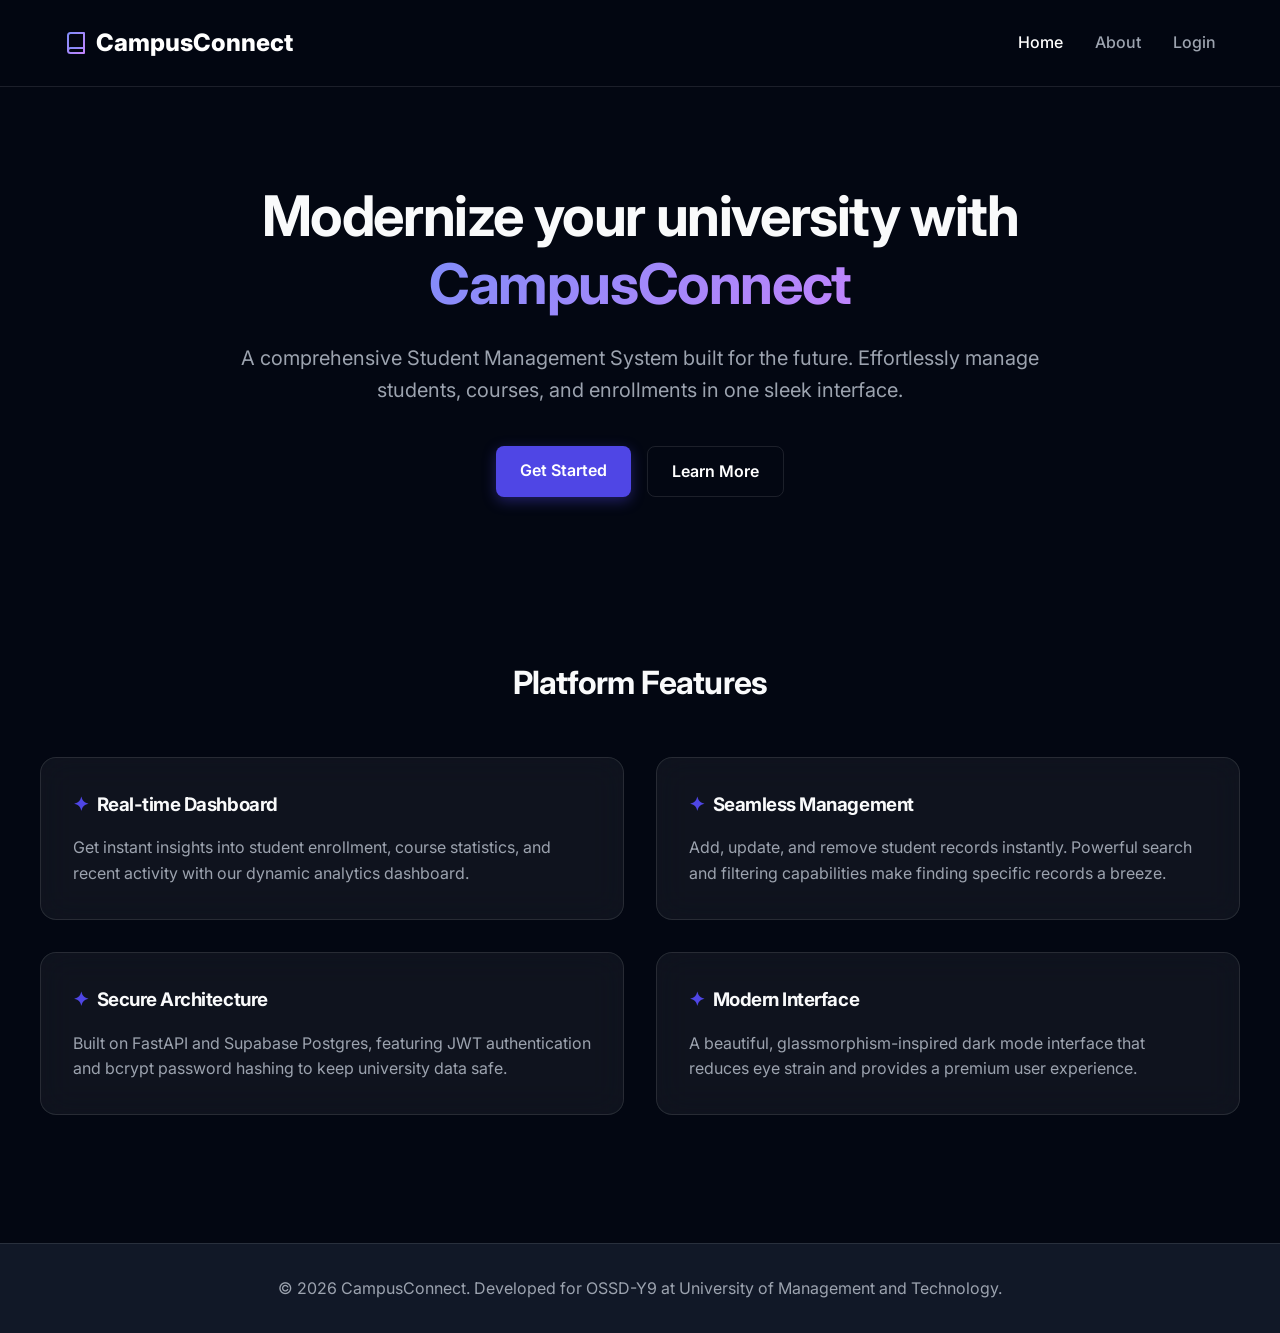
<file: frontend/index.html>
<!DOCTYPE html>
<html lang="en">
<head>
    <meta charset="UTF-8">
    <meta name="viewport" content="width=device-width, initial-scale=1.0">
    <title>CampusConnect - Student Management System</title>
    <meta name="description" content="CampusConnect is a modern Student Management System for University of Management and Technology.">
    <link rel="stylesheet" href="style.css">
    <link href="https://fonts.googleapis.com/css2?family=Inter:wght@300;400;500;600;700;800&display=swap" rel="stylesheet">
</head>
<body>
    <nav>
        <a href="index.html" class="logo">
            <svg width="24" height="24" viewBox="0 0 24 24" fill="none" stroke="url(#gradient)" stroke-width="2" stroke-linecap="round" stroke-linejoin="round">
                <defs>
                    <linearGradient id="gradient" x1="0%" y1="0%" x2="100%" y2="100%">
                        <stop offset="0%" stop-color="#818CF8" />
                        <stop offset="100%" stop-color="#C084FC" />
                    </linearGradient>
                </defs>
                <path d="M4 19.5A2.5 2.5 0 0 1 6.5 17H20"></path>
                <path d="M6.5 2H20v20H6.5A2.5 2.5 0 0 1 4 19.5v-15A2.5 2.5 0 0 1 6.5 2z"></path>
            </svg>
            CampusConnect
        </a>
        <div class="nav-links">
            <a href="index.html" class="active">Home</a>
            <a href="about.html">About</a>
            <a href="login.html" id="nav-login-btn">Login</a>
            <a href="dashboard.html" id="nav-dashboard-btn" style="display: none;">Dashboard</a>
        </div>
    </nav>

    <main>
        <section style="padding: 6rem 5%; text-align: center; display: flex; flex-direction: column; align-items: center;">
            <div style="max-width: 800px;">
                <h1 style="font-size: 3.5rem; margin-bottom: 1.5rem; line-height: 1.2;">
                    Modernize your university with <br>
                    <span class="text-gradient">CampusConnect</span>
                </h1>
                <p style="font-size: 1.25rem; color: var(--gray); margin-bottom: 2.5rem;">
                    A comprehensive Student Management System built for the future. Effortlessly manage students, courses, and enrollments in one sleek interface.
                </p>
                <div style="display: flex; gap: 1rem; justify-content: center;">
                    <a href="login.html" class="btn btn-primary">Get Started</a>
                    <a href="about.html" class="btn btn-secondary">Learn More</a>
                </div>
            </div>
        </section>

        <section class="container" style="padding: 4rem 0;">
            <h2 style="text-align: center; margin-bottom: 3rem; font-size: 2rem;">Platform Features</h2>
            <div class="grid grid-cols-2">
                <div class="card">
                    <h3 style="margin-bottom: 1rem; display: flex; align-items: center; gap: 0.5rem;">
                        <span style="color: var(--primary);">✦</span> Real-time Dashboard
                    </h3>
                    <p style="color: var(--gray);">Get instant insights into student enrollment, course statistics, and recent activity with our dynamic analytics dashboard.</p>
                </div>
                <div class="card">
                    <h3 style="margin-bottom: 1rem; display: flex; align-items: center; gap: 0.5rem;">
                        <span style="color: var(--primary);">✦</span> Seamless Management
                    </h3>
                    <p style="color: var(--gray);">Add, update, and remove student records instantly. Powerful search and filtering capabilities make finding specific records a breeze.</p>
                </div>
                <div class="card">
                    <h3 style="margin-bottom: 1rem; display: flex; align-items: center; gap: 0.5rem;">
                        <span style="color: var(--primary);">✦</span> Secure Architecture
                    </h3>
                    <p style="color: var(--gray);">Built on FastAPI and Supabase Postgres, featuring JWT authentication and bcrypt password hashing to keep university data safe.</p>
                </div>
                <div class="card">
                    <h3 style="margin-bottom: 1rem; display: flex; align-items: center; gap: 0.5rem;">
                        <span style="color: var(--primary);">✦</span> Modern Interface
                    </h3>
                    <p style="color: var(--gray);">A beautiful, glassmorphism-inspired dark mode interface that reduces eye strain and provides a premium user experience.</p>
                </div>
            </div>
        </section>
    </main>

    <footer>
        <p>&copy; 2026 CampusConnect. Developed for OSSD-Y9 at University of Management and Technology.</p>
    </footer>

    <script>
        // Check if user is logged in
        document.addEventListener('DOMContentLoaded', () => {
            const token = localStorage.getItem('campusconnect_token');
            if (token) {
                document.getElementById('nav-login-btn').style.display = 'none';
                document.getElementById('nav-dashboard-btn').style.display = 'inline-block';
            }
        });
    </script>
</body>
</html>
</file>
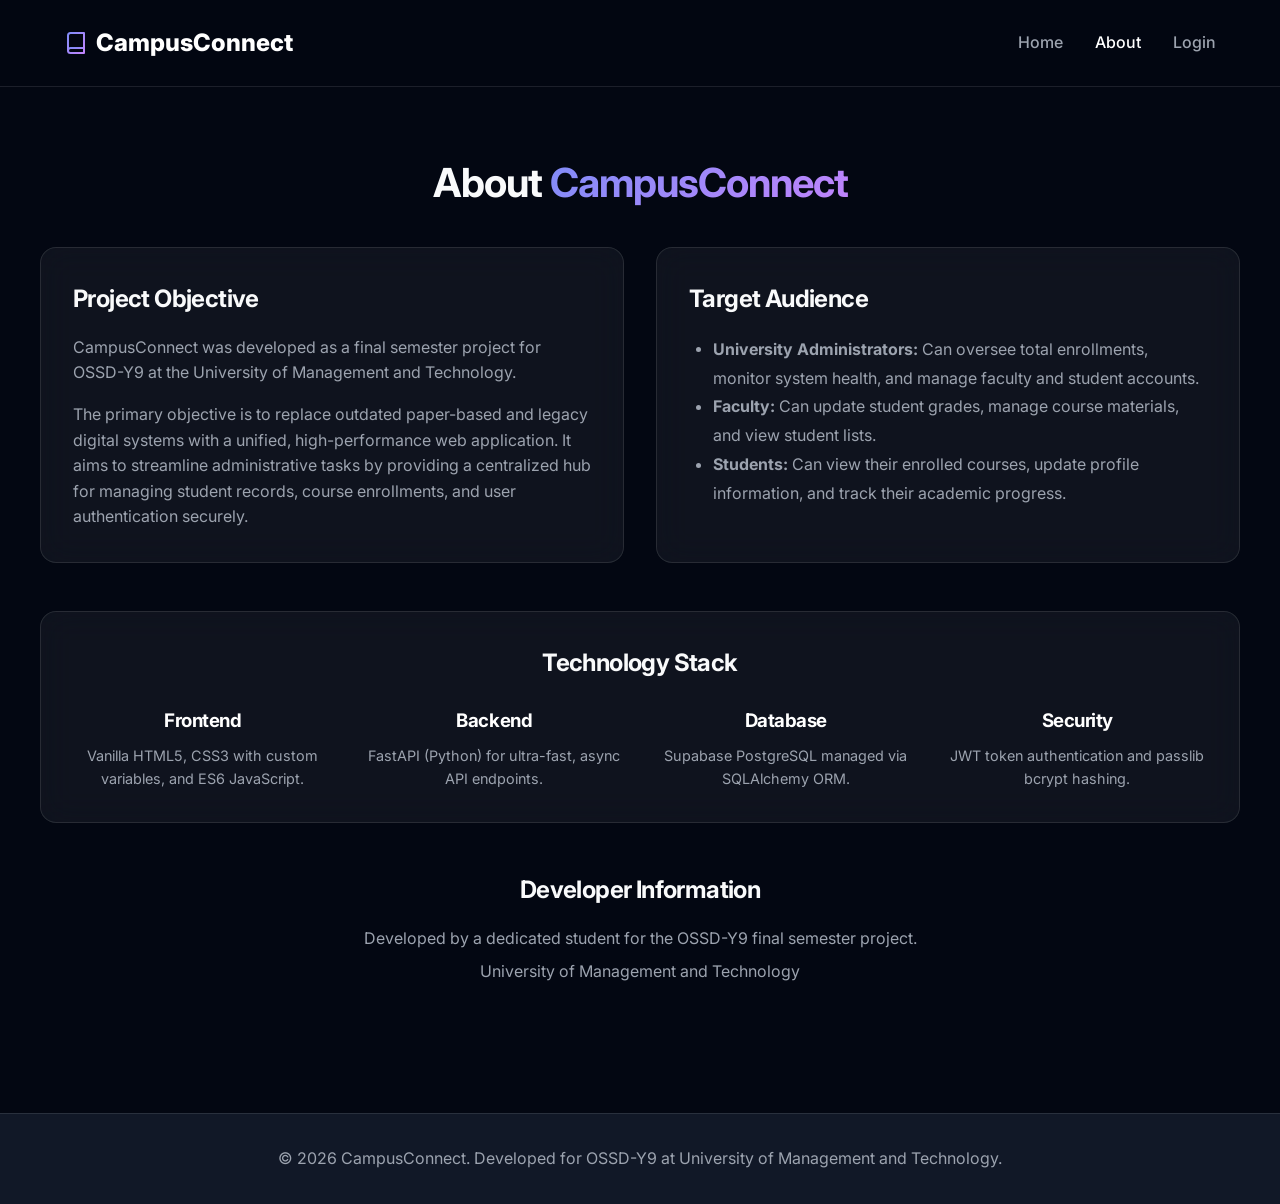
<file: frontend/about.html>
<!DOCTYPE html>
<html lang="en">
<head>
    <meta charset="UTF-8">
    <meta name="viewport" content="width=device-width, initial-scale=1.0">
    <title>About - CampusConnect</title>
    <meta name="description" content="Learn more about CampusConnect, its objectives, and the technology stack behind it.">
    <link rel="stylesheet" href="style.css">
    <link href="https://fonts.googleapis.com/css2?family=Inter:wght@300;400;500;600;700;800&display=swap" rel="stylesheet">
</head>
<body>
    <nav>
        <a href="index.html" class="logo">
            <svg width="24" height="24" viewBox="0 0 24 24" fill="none" stroke="url(#gradient)" stroke-width="2" stroke-linecap="round" stroke-linejoin="round">
                <defs>
                    <linearGradient id="gradient" x1="0%" y1="0%" x2="100%" y2="100%">
                        <stop offset="0%" stop-color="#818CF8" />
                        <stop offset="100%" stop-color="#C084FC" />
                    </linearGradient>
                </defs>
                <path d="M4 19.5A2.5 2.5 0 0 1 6.5 17H20"></path>
                <path d="M6.5 2H20v20H6.5A2.5 2.5 0 0 1 4 19.5v-15A2.5 2.5 0 0 1 6.5 2z"></path>
            </svg>
            CampusConnect
        </a>
        <div class="nav-links">
            <a href="index.html">Home</a>
            <a href="about.html" class="active">About</a>
            <a href="login.html" id="nav-login-btn">Login</a>
            <a href="dashboard.html" id="nav-dashboard-btn" style="display: none;">Dashboard</a>
        </div>
    </nav>

    <main class="container" style="padding: 4rem 0;">
        <h1 style="font-size: 2.5rem; margin-bottom: 2rem; text-align: center;">About <span class="text-gradient">CampusConnect</span></h1>
        
        <div class="grid grid-cols-2" style="margin-bottom: 3rem;">
            <div class="card">
                <h2 style="margin-bottom: 1rem;">Project Objective</h2>
                <p style="color: var(--gray); margin-bottom: 1rem;">
                    CampusConnect was developed as a final semester project for OSSD-Y9 at the University of Management and Technology. 
                </p>
                <p style="color: var(--gray);">
                    The primary objective is to replace outdated paper-based and legacy digital systems with a unified, high-performance web application. It aims to streamline administrative tasks by providing a centralized hub for managing student records, course enrollments, and user authentication securely.
                </p>
            </div>
            
            <div class="card">
                <h2 style="margin-bottom: 1rem;">Target Audience</h2>
                <ul style="color: var(--gray); margin-left: 1.5rem; line-height: 1.8;">
                    <li><strong>University Administrators:</strong> Can oversee total enrollments, monitor system health, and manage faculty and student accounts.</li>
                    <li><strong>Faculty:</strong> Can update student grades, manage course materials, and view student lists.</li>
                    <li><strong>Students:</strong> Can view their enrolled courses, update profile information, and track their academic progress.</li>
                </ul>
            </div>
        </div>

        <div class="card" style="margin-bottom: 3rem;">
            <h2 style="margin-bottom: 1.5rem; text-align: center;">Technology Stack</h2>
            <div class="grid grid-cols-4" style="text-align: center;">
                <div>
                    <h3 style="color: white; margin-bottom: 0.5rem;">Frontend</h3>
                    <p style="color: var(--gray); font-size: 0.9rem;">Vanilla HTML5, CSS3 with custom variables, and ES6 JavaScript.</p>
                </div>
                <div>
                    <h3 style="color: white; margin-bottom: 0.5rem;">Backend</h3>
                    <p style="color: var(--gray); font-size: 0.9rem;">FastAPI (Python) for ultra-fast, async API endpoints.</p>
                </div>
                <div>
                    <h3 style="color: white; margin-bottom: 0.5rem;">Database</h3>
                    <p style="color: var(--gray); font-size: 0.9rem;">Supabase PostgreSQL managed via SQLAlchemy ORM.</p>
                </div>
                <div>
                    <h3 style="color: white; margin-bottom: 0.5rem;">Security</h3>
                    <p style="color: var(--gray); font-size: 0.9rem;">JWT token authentication and passlib bcrypt hashing.</p>
                </div>
            </div>
        </div>

        <div style="text-align: center;">
            <h2 style="margin-bottom: 1rem;">Developer Information</h2>
            <p style="color: var(--gray);">Developed by a dedicated student for the OSSD-Y9 final semester project.</p>
            <p style="color: var(--gray); margin-top: 0.5rem;">University of Management and Technology</p>
        </div>
    </main>

    <footer>
        <p>&copy; 2026 CampusConnect. Developed for OSSD-Y9 at University of Management and Technology.</p>
    </footer>

    <script>
        document.addEventListener('DOMContentLoaded', () => {
            const token = localStorage.getItem('campusconnect_token');
            if (token) {
                document.getElementById('nav-login-btn').style.display = 'none';
                document.getElementById('nav-dashboard-btn').style.display = 'inline-block';
            }
        });
    </script>
</body>
</html>
</file>
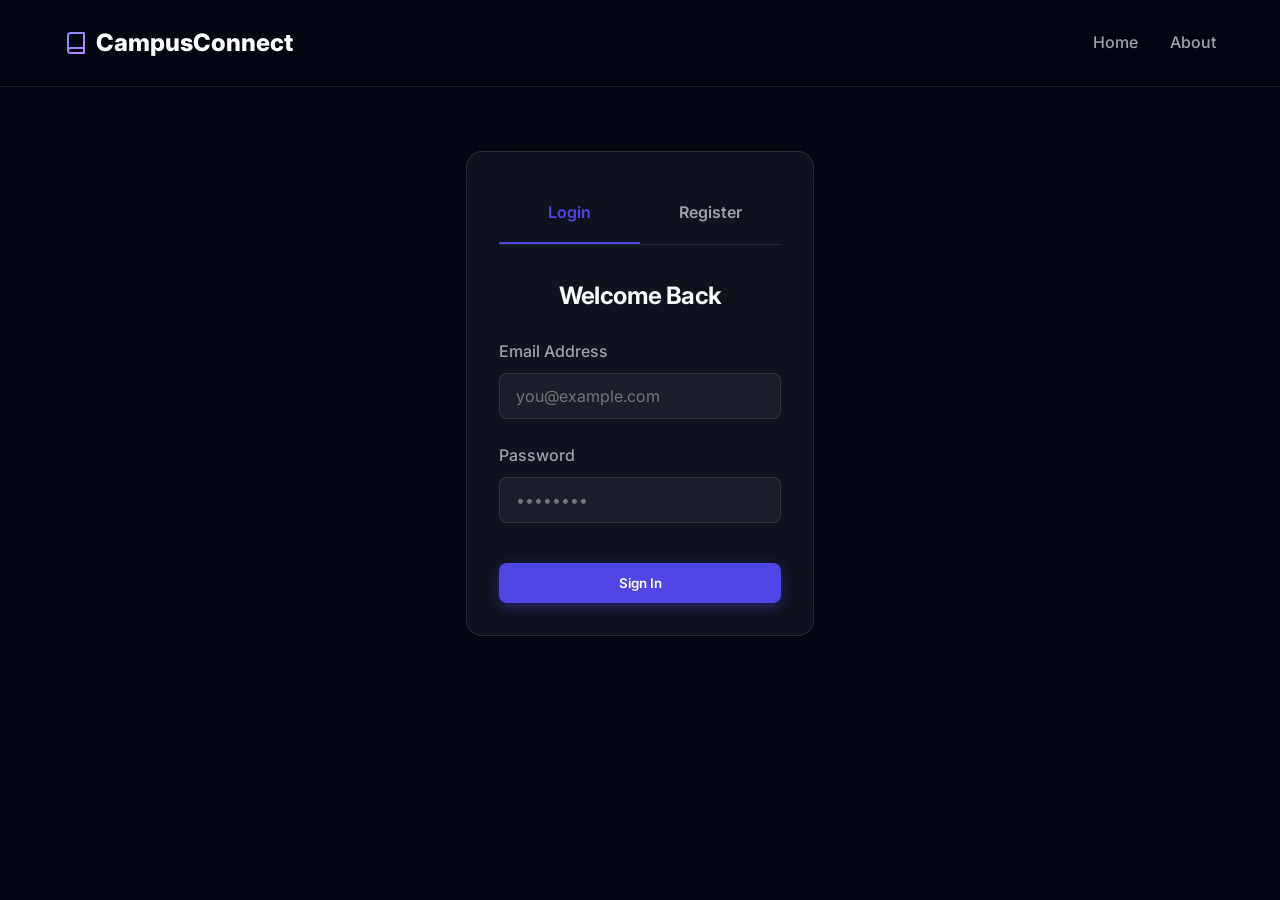
<file: frontend/dashboard.html>
<!DOCTYPE html>
<html lang="en">
<head>
    <meta charset="UTF-8">
    <meta name="viewport" content="width=device-width, initial-scale=1.0">
    <title>Dashboard - CampusConnect</title>
    <link rel="stylesheet" href="style.css">
    <link href="https://fonts.googleapis.com/css2?family=Inter:wght@300;400;500;600;700&display=swap" rel="stylesheet">
    <style>
        .stat-card {
            text-align: center;
        }
        .stat-number {
            font-size: 3rem;
            font-weight: 800;
            margin-bottom: 0.5rem;
            background: linear-gradient(135deg, #818CF8, #C084FC);
            -webkit-background-clip: text;
            -webkit-text-fill-color: transparent;
        }
        .recent-table th {
            font-size: 0.85rem;
            text-transform: uppercase;
        }
    </style>
</head>
<body>
    <nav>
        <a href="index.html" class="logo">
            <svg width="24" height="24" viewBox="0 0 24 24" fill="none" stroke="url(#gradient)" stroke-width="2" stroke-linecap="round" stroke-linejoin="round">
                <defs>
                    <linearGradient id="gradient" x1="0%" y1="0%" x2="100%" y2="100%">
                        <stop offset="0%" stop-color="#818CF8" />
                        <stop offset="100%" stop-color="#C084FC" />
                    </linearGradient>
                </defs>
                <path d="M4 19.5A2.5 2.5 0 0 1 6.5 17H20"></path>
                <path d="M6.5 2H20v20H6.5A2.5 2.5 0 0 1 4 19.5v-15A2.5 2.5 0 0 1 6.5 2z"></path>
            </svg>
            CampusConnect
        </a>
        <div class="nav-links">
            <a href="dashboard.html" class="active">Dashboard</a>
            <a href="manage.html">Manage Students</a>
            <a href="#" onclick="logout()" style="color: var(--danger);">Logout</a>
        </div>
    </nav>

    <main class="container" style="padding: 2rem 0;">
        <header style="margin-bottom: 2rem; display: flex; justify-content: space-between; align-items: center;">
            <div>
                <h1 id="welcome-message">Welcome to Dashboard</h1>
                <p style="color: var(--gray);">Here's an overview of your university metrics.</p>
            </div>
            <a href="manage.html" class="btn btn-primary">+ New Student</a>
        </header>

        <div id="error-message" class="error-message" style="display: none; padding: 1rem; background: rgba(239, 68, 68, 0.2); border-radius: 0.5rem; margin-bottom: 2rem;"></div>

        <!-- Statistics -->
        <div class="grid grid-cols-4" style="margin-bottom: 3rem;" id="stats-container">
            <div class="card stat-card">
                <div class="stat-number" id="stat-students">...</div>
                <div style="color: var(--gray); font-weight: 500;">Total Students</div>
            </div>
            <div class="card stat-card">
                <div class="stat-number" id="stat-courses">...</div>
                <div style="color: var(--gray); font-weight: 500;">Total Courses</div>
            </div>
            <div class="card stat-card">
                <div class="stat-number" id="stat-enrollments">...</div>
                <div style="color: var(--gray); font-weight: 500;">Total Enrollments</div>
            </div>
            <div class="card stat-card">
                <div class="stat-number" style="color: #10B981; -webkit-text-fill-color: #10B981; background: none;">Active</div>
                <div style="color: var(--gray); font-weight: 500;">System Status</div>
            </div>
        </div>

        <!-- Recent Activity -->
        <h2 style="margin-bottom: 1.5rem;">Recently Added Students</h2>
        <div class="table-container">
            <table class="recent-table">
                <thead>
                    <tr>
                        <th>Name</th>
                        <th>Email</th>
                        <th>Course</th>
                        <th>Status</th>
                        <th>Added Date</th>
                    </tr>
                </thead>
                <tbody id="recent-students-tbody">
                    <tr><td colspan="5" style="text-align: center; color: var(--gray);">Loading...</td></tr>
                </tbody>
            </table>
        </div>
    </main>

    <script>
        // Use Render backend
        const API_URL = 'https://hammad-project-prwo.onrender.com/api';
        const token = localStorage.getItem('campusconnect_token');

        if (!token) {
            window.location.href = 'login.html';
        }

        try {
            const payload = JSON.parse(atob(token.split('.')[1]));
            if (payload.sub) {
                document.getElementById('welcome-message').textContent = `Welcome, ${payload.sub.split('@')[0]}!`;
            }
        } catch (e) {
            console.error("Token decode error", e);
        }

        function logout() {
            localStorage.removeItem('campusconnect_token');
            window.location.href = 'login.html';
        }

        async function fetchDashboardStats() {
            try {
                const response = await fetch(`${API_URL}/dashboard/stats`, {
                    headers: { 'Authorization': `Bearer ${token}` }
                });

                if (response.status === 401) {
                    logout();
                    return;
                }

                if (!response.ok) throw new Error('Failed to fetch statistics');

                const data = await response.json();
                
                document.getElementById('stat-students').textContent = data.total_students;
                document.getElementById('stat-courses').textContent = data.total_courses;
                document.getElementById('stat-enrollments').textContent = data.total_enrollments;

                const tbody = document.getElementById('recent-students-tbody');
                tbody.innerHTML = '';

                if (data.recent_students.length === 0) {
                    tbody.innerHTML = '<tr><td colspan="5" style="text-align: center; color: var(--gray);">No students found.</td></tr>';
                    return;
                }

                data.recent_students.forEach(student => {
                    const date = new Date(student.created_at).toLocaleDateString();
                    const statusClass = student.status === 'active' ? 'badge-active' : 'badge-inactive';
                    
                    const tr = document.createElement('tr');
                    tr.innerHTML = `
                        <td style="font-weight: 500;">${student.name}</td>
                        <td style="color: var(--gray);">${student.email}</td>
                        <td>${student.course}</td>
                        <td><span class="badge ${statusClass}">${student.status}</span></td>
                        <td style="color: var(--gray);">${date}</td>
                    `;
                    tbody.appendChild(tr);
                });
            } catch (error) {
                const errorBox = document.getElementById('error-message');
                errorBox.textContent = "Could not load dashboard data. Ensure the backend is running on http://127.0.0.1:8000";
                errorBox.style.display = 'block';
            }
        }

        document.addEventListener('DOMContentLoaded', fetchDashboardStats);
    </script>
</body>
</html>
</file>
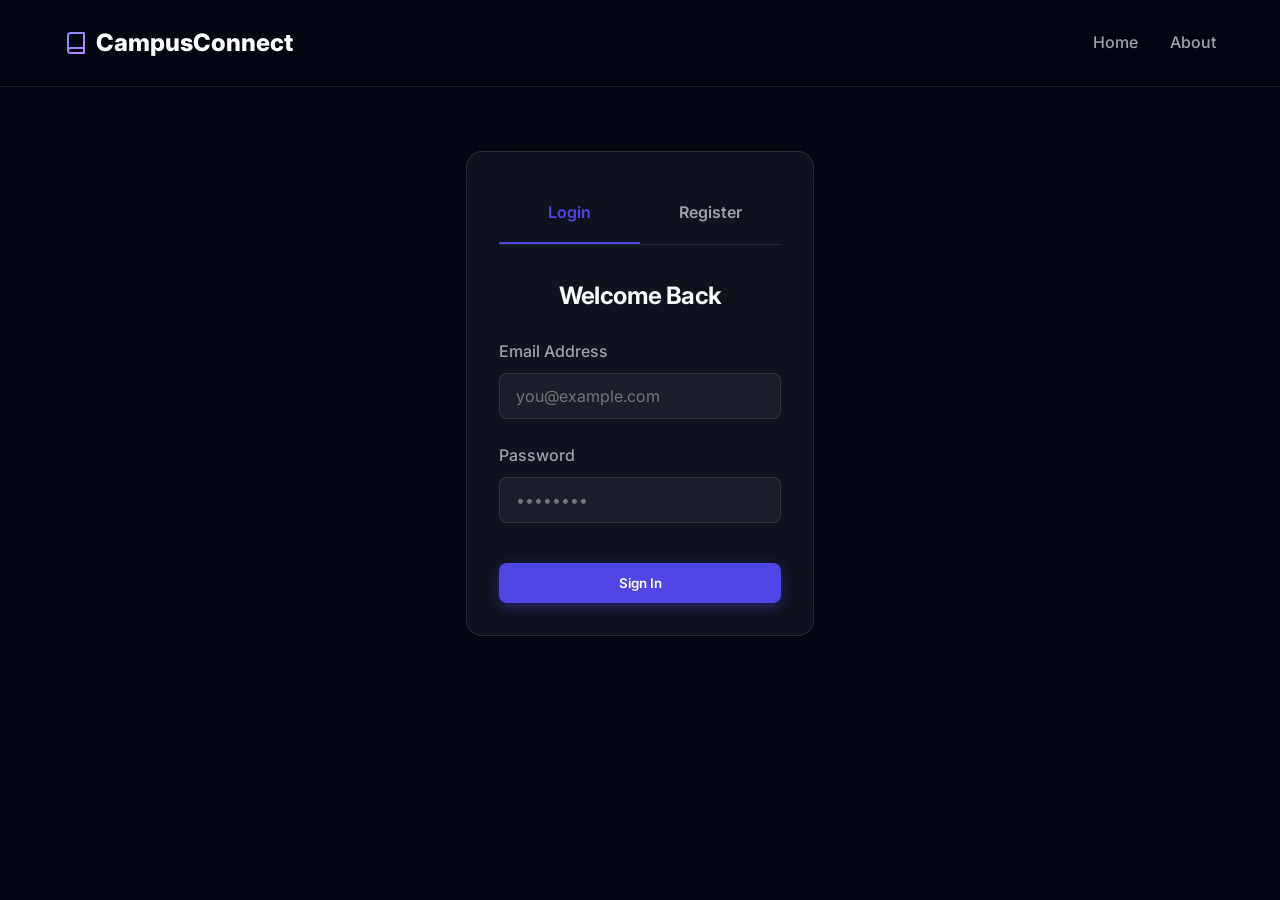
<file: frontend/login.html>
<!DOCTYPE html>
<html lang="en">
<head>
    <meta charset="UTF-8">
    <meta name="viewport" content="width=device-width, initial-scale=1.0">
    <title>Login - CampusConnect</title>
    <link rel="stylesheet" href="style.css">
    <link href="https://fonts.googleapis.com/css2?family=Inter:wght@300;400;500;600;700&display=swap" rel="stylesheet">
    <style>
        .auth-container {
            max-width: 450px;
            margin: 4rem auto;
        }
        .tabs {
            display: flex;
            margin-bottom: 2rem;
            border-bottom: 1px solid var(--glass-border);
        }
        .tab {
            flex: 1;
            text-align: center;
            padding: 1rem;
            cursor: pointer;
            color: var(--gray);
            font-weight: 600;
            transition: all 0.3s ease;
        }
        .tab.active {
            color: var(--primary);
            border-bottom: 2px solid var(--primary);
        }
        .form-section {
            display: none;
        }
        .form-section.active {
            display: block;
        }
        .alert {
            padding: 1rem;
            border-radius: 0.5rem;
            margin-bottom: 1.5rem;
            display: none;
        }
        .alert-success {
            background: rgba(16, 185, 129, 0.2);
            color: #34D399;
            border: 1px solid #10B981;
        }
        .alert-error {
            background: rgba(239, 68, 68, 0.2);
            color: #F87171;
            border: 1px solid #EF4444;
        }
    </style>
</head>
<body>
    <nav>
        <a href="index.html" class="logo">
            <svg width="24" height="24" viewBox="0 0 24 24" fill="none" stroke="url(#gradient)" stroke-width="2" stroke-linecap="round" stroke-linejoin="round">
                <defs>
                    <linearGradient id="gradient" x1="0%" y1="0%" x2="100%" y2="100%">
                        <stop offset="0%" stop-color="#818CF8" />
                        <stop offset="100%" stop-color="#C084FC" />
                    </linearGradient>
                </defs>
                <path d="M4 19.5A2.5 2.5 0 0 1 6.5 17H20"></path>
                <path d="M6.5 2H20v20H6.5A2.5 2.5 0 0 1 4 19.5v-15A2.5 2.5 0 0 1 6.5 2z"></path>
            </svg>
            CampusConnect
        </a>
        <div class="nav-links">
            <a href="index.html">Home</a>
            <a href="about.html">About</a>
        </div>
    </nav>

    <main class="container">
        <div class="auth-container card">
            <div class="tabs">
                <div class="tab active" onclick="switchTab('login')">Login</div>
                <div class="tab" onclick="switchTab('register')">Register</div>
            </div>

            <div id="alert-box" class="alert"></div>

            <!-- Login Form -->
            <form id="login-form" class="form-section active">
                <h2 style="margin-bottom: 1.5rem; text-align: center;">Welcome Back</h2>
                <div class="form-group">
                    <label for="login-email">Email Address</label>
                    <input type="email" id="login-email" required placeholder="you@example.com">
                </div>
                <div class="form-group">
                    <label for="login-password">Password</label>
                    <input type="password" id="login-password" required placeholder="••••••••">
                </div>
                <button type="submit" class="btn btn-primary" style="width: 100%; margin-top: 1rem;">Sign In</button>
            </form>

            <!-- Register Form -->
            <form id="register-form" class="form-section">
                <h2 style="margin-bottom: 1.5rem; text-align: center;">Create Account</h2>
                <div class="form-group">
                    <label for="reg-name">Full Name</label>
                    <input type="text" id="reg-name" required placeholder="John Doe">
                </div>
                <div class="form-group">
                    <label for="reg-email">Email Address</label>
                    <input type="email" id="reg-email" required placeholder="you@example.com">
                </div>
                <div class="form-group">
                    <label for="reg-role">Role</label>
                    <select id="reg-role" required>
                        <option value="student">Student</option>
                        <option value="faculty">Faculty</option>
                        <option value="admin">Administrator</option>
                    </select>
                </div>
                <div class="form-group">
                    <label for="reg-password">Password</label>
                    <input type="password" id="reg-password" required placeholder="••••••••" minlength="6">
                </div>
                <button type="submit" class="btn btn-primary" style="width: 100%; margin-top: 1rem;">Create Account</button>
            </form>
        </div>
    </main>

    <script>
        // Point to the live Render backend
        const API_URL = 'https://hammad-project-prwo.onrender.com/api';

        // Check if already logged in
        if (localStorage.getItem('campusconnect_token')) {
            window.location.href = 'dashboard.html';
        }

        function switchTab(tab) {
            document.querySelectorAll('.tab').forEach(t => t.classList.remove('active'));
            document.querySelectorAll('.form-section').forEach(f => f.classList.remove('active'));
            
            if (tab === 'login') {
                document.querySelectorAll('.tab')[0].classList.add('active');
                document.getElementById('login-form').classList.add('active');
            } else {
                document.querySelectorAll('.tab')[1].classList.add('active');
                document.getElementById('register-form').classList.add('active');
            }
            hideAlert();
        }

        function showAlert(message, isError = true) {
            const alertBox = document.getElementById('alert-box');
            alertBox.textContent = message;
            alertBox.className = `alert ${isError ? 'alert-error' : 'alert-success'}`;
            alertBox.style.display = 'block';
        }

        function hideAlert() {
            document.getElementById('alert-box').style.display = 'none';
        }

        // Login Handler
        document.getElementById('login-form').addEventListener('submit', async (e) => {
            e.preventDefault();
            hideAlert();
            
            const email = document.getElementById('login-email').value;
            const password = document.getElementById('login-password').value;
            const btn = e.target.querySelector('button');
            const originalText = btn.textContent;
            
            try {
                btn.textContent = 'Logging in...';
                btn.disabled = true;
                
                const response = await fetch(`${API_URL}/auth/login`, {
                    method: 'POST',
                    headers: { 'Content-Type': 'application/json' },
                    body: JSON.stringify({ email, password })
                });
                
                const data = await response.json();
                
                if (response.ok) {
                    localStorage.setItem('campusconnect_token', data.access_token);
                    window.location.href = 'dashboard.html';
                } else {
                    showAlert(data.detail || 'Login failed. Please check your credentials.');
                }
            } catch (error) {
                showAlert('Network error. Make sure the backend is running on http://127.0.0.1:8000');
            } finally {
                btn.textContent = originalText;
                btn.disabled = false;
            }
        });

        // Register Handler
        document.getElementById('register-form').addEventListener('submit', async (e) => {
            e.preventDefault();
            hideAlert();
            
            const email = document.getElementById('reg-email').value;
            const full_name = document.getElementById('reg-name').value;
            const password = document.getElementById('reg-password').value;
            const role = document.getElementById('reg-role').value;
            const btn = e.target.querySelector('button');
            const originalText = btn.textContent;
            
            try {
                btn.textContent = 'Creating account...';
                btn.disabled = true;
                
                const response = await fetch(`${API_URL}/auth/register`, {
                    method: 'POST',
                    headers: { 'Content-Type': 'application/json' },
                    body: JSON.stringify({ email, full_name, password, role })
                });
                
                const data = await response.json();
                
                if (response.ok) {
                    showAlert('Account created successfully! Please login.', false);
                    setTimeout(() => switchTab('login'), 2000);
                } else {
                    showAlert(data.detail || 'Registration failed.');
                }
            } catch (error) {
                showAlert('Network error. Make sure the backend is running on http://127.0.0.1:8000');
            } finally {
                btn.textContent = originalText;
                btn.disabled = false;
            }
        });
    </script>
</body>
</html>
</file>
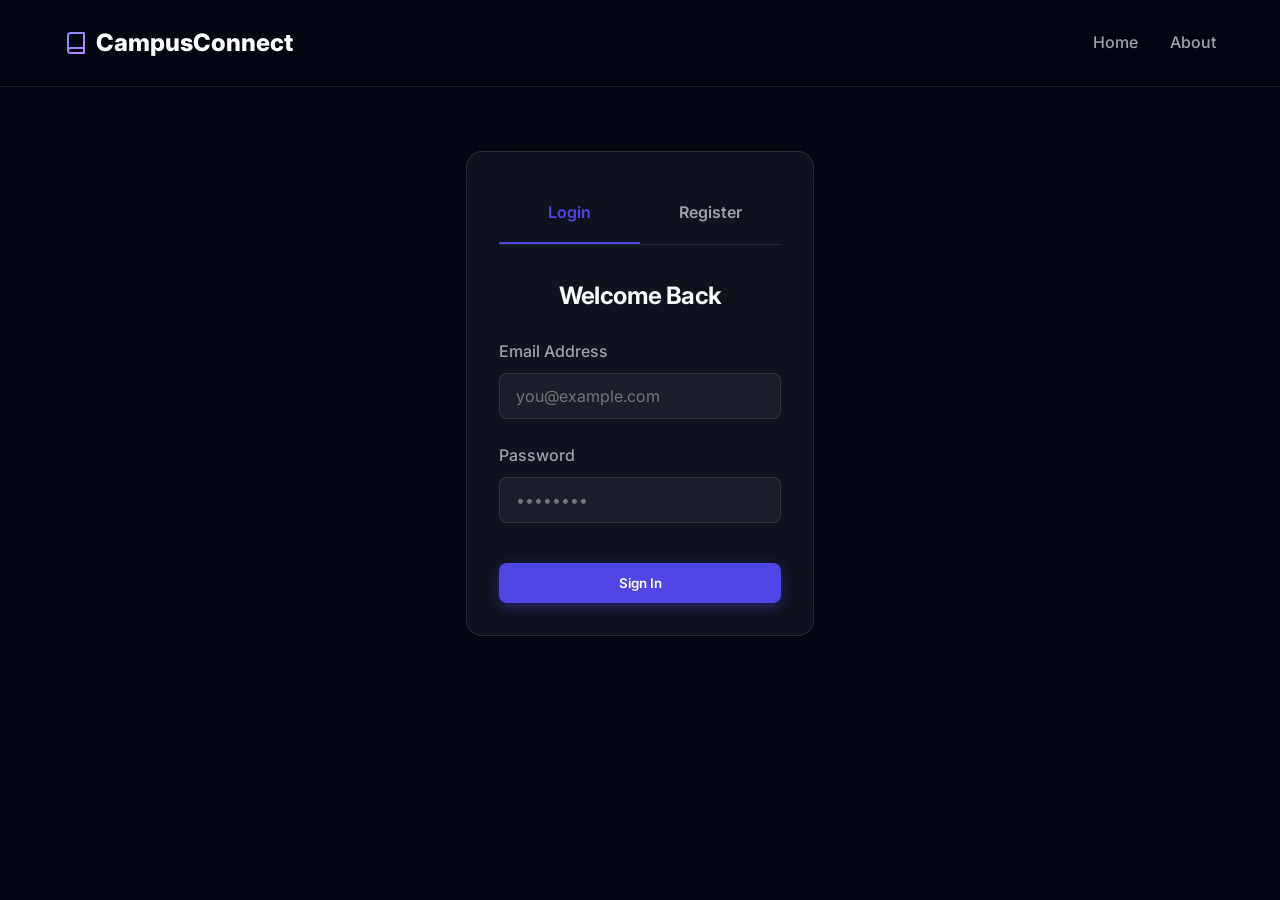
<file: frontend/manage.html>
<!DOCTYPE html>
<html lang="en">
<head>
    <meta charset="UTF-8">
    <meta name="viewport" content="width=device-width, initial-scale=1.0">
    <title>Manage Students - CampusConnect</title>
    <link rel="stylesheet" href="style.css">
    <link href="https://fonts.googleapis.com/css2?family=Inter:wght@300;400;500;600;700&display=swap" rel="stylesheet">
    <style>
        .filters {
            display: flex;
            gap: 1rem;
            margin-bottom: 2rem;
            flex-wrap: wrap;
        }
        .filters input, .filters select {
            flex: 1;
            min-width: 200px;
        }
        .pagination {
            display: flex;
            justify-content: center;
            gap: 1rem;
            margin-top: 2rem;
            align-items: center;
        }
        .action-btns {
            display: flex;
            gap: 0.5rem;
        }
    </style>
</head>
<body>
    <nav>
        <a href="index.html" class="logo">
            <svg width="24" height="24" viewBox="0 0 24 24" fill="none" stroke="url(#gradient)" stroke-width="2" stroke-linecap="round" stroke-linejoin="round">
                <defs>
                    <linearGradient id="gradient" x1="0%" y1="0%" x2="100%" y2="100%">
                        <stop offset="0%" stop-color="#818CF8" />
                        <stop offset="100%" stop-color="#C084FC" />
                    </linearGradient>
                </defs>
                <path d="M4 19.5A2.5 2.5 0 0 1 6.5 17H20"></path>
                <path d="M6.5 2H20v20H6.5A2.5 2.5 0 0 1 4 19.5v-15A2.5 2.5 0 0 1 6.5 2z"></path>
            </svg>
            CampusConnect
        </a>
        <div class="nav-links">
            <a href="dashboard.html">Dashboard</a>
            <a href="manage.html" class="active">Manage Students</a>
            <a href="#" onclick="logout()" style="color: var(--danger);">Logout</a>
        </div>
    </nav>

    <main class="container" style="padding: 2rem 0;">
        <header style="margin-bottom: 2rem; display: flex; justify-content: space-between; align-items: center;">
            <h1 style="font-size: 2rem;">Student Management</h1>
            <button class="btn btn-primary" onclick="openModal('add')">+ Add New Student</button>
        </header>

        <!-- Filters & Search -->
        <div class="filters card" style="padding: 1.5rem;">
            <input type="text" id="search-input" placeholder="Search by name or email..." oninput="debounceSearch()">
            <select id="filter-course" onchange="applyFilters()">
                <option value="">All Courses</option>
                <option value="Computer Science">Computer Science</option>
                <option value="Software Engineering">Software Engineering</option>
                <option value="Information Technology">Information Technology</option>
                <option value="Data Science">Data Science</option>
            </select>
            <select id="filter-year" onchange="applyFilters()">
                <option value="">All Years</option>
                <option value="1">Year 1</option>
                <option value="2">Year 2</option>
                <option value="3">Year 3</option>
                <option value="4">Year 4</option>
            </select>
            <select id="filter-status" onchange="applyFilters()">
                <option value="">All Statuses</option>
                <option value="active">Active</option>
                <option value="inactive">Inactive</option>
                <option value="graduated">Graduated</option>
            </select>
            <button class="btn btn-secondary" onclick="resetFilters()">Reset</button>
        </div>

        <div id="alert-box" class="error-message" style="display: none; padding: 1rem; border-radius: 0.5rem; margin-bottom: 1.5rem;"></div>

        <!-- Students Table -->
        <div class="table-container">
            <table>
                <thead>
                    <tr>
                        <th>ID</th>
                        <th>Name</th>
                        <th>Email</th>
                        <th>Course</th>
                        <th>Year</th>
                        <th>Status</th>
                        <th>Actions</th>
                    </tr>
                </thead>
                <tbody id="students-tbody">
                    <tr><td colspan="7" style="text-align: center;">Loading students...</td></tr>
                </tbody>
            </table>
        </div>

        <!-- Pagination -->
        <div class="pagination">
            <button class="btn btn-secondary btn-sm" id="prev-page" onclick="changePage(-1)">Previous</button>
            <span id="page-info" style="color: var(--gray);">Page 1</span>
            <button class="btn btn-secondary btn-sm" id="next-page" onclick="changePage(1)">Next</button>
        </div>
    </main>

    <!-- Add/Edit Modal -->
    <div class="modal-overlay" id="student-modal">
        <div class="modal">
            <h2 id="modal-title" style="margin-bottom: 1.5rem;">Add Student</h2>
            <form id="student-form">
                <input type="hidden" id="student-id">
                <div class="form-group">
                    <label>Full Name</label>
                    <input type="text" id="student-name" required>
                </div>
                <div class="form-group">
                    <label>Email Address</label>
                    <input type="email" id="student-email" required>
                </div>
                <div class="form-group">
                    <label>Course</label>
                    <select id="student-course" required>
                        <option value="Computer Science">Computer Science</option>
                        <option value="Software Engineering">Software Engineering</option>
                        <option value="Information Technology">Information Technology</option>
                        <option value="Data Science">Data Science</option>
                    </select>
                </div>
                <div class="grid grid-cols-2" style="gap: 1rem;">
                    <div class="form-group">
                        <label>Year</label>
                        <select id="student-year" required>
                            <option value="1">1</option>
                            <option value="2">2</option>
                            <option value="3">3</option>
                            <option value="4">4</option>
                        </select>
                    </div>
                    <div class="form-group">
                        <label>Status</label>
                        <select id="student-status" required>
                            <option value="active">Active</option>
                            <option value="inactive">Inactive</option>
                            <option value="graduated">Graduated</option>
                        </select>
                    </div>
                </div>
                <div style="display: flex; gap: 1rem; justify-content: flex-end; margin-top: 1rem;">
                    <button type="button" class="btn btn-secondary" onclick="closeModal()">Cancel</button>
                    <button type="submit" class="btn btn-primary" id="modal-submit-btn">Save</button>
                </div>
            </form>
        </div>
    </div>

    <script>
        // Use Render backend
        const API_URL = 'https://hammad-project-prwo.onrender.com/api';
        const token = localStorage.getItem('campusconnect_token');
        let currentPage = 1;
        let totalRecords = 0;
        const limit = 10;
        let searchTimeout;

        if (!token) window.location.href = 'login.html';

        function logout() {
            localStorage.removeItem('campusconnect_token');
            window.location.href = 'login.html';
        }

        function showAlert(msg, isError = true) {
            const box = document.getElementById('alert-box');
            box.textContent = msg;
            box.style.display = 'block';
            box.style.background = isError ? 'rgba(239, 68, 68, 0.2)' : 'rgba(16, 185, 129, 0.2)';
            box.style.color = isError ? '#F87171' : '#34D399';
            setTimeout(() => box.style.display = 'none', 4000);
        }

        async function fetchStudents() {
            try {
                const search = document.getElementById('search-input').value;
                const course = document.getElementById('filter-course').value;
                const year = document.getElementById('filter-year').value;
                const status = document.getElementById('filter-status').value;
                
                let url = `${API_URL}/students?page=${currentPage}&limit=${limit}`;
                let isFiltering = false;

                if (search) {
                    url = `${API_URL}/students/search?q=${encodeURIComponent(search)}`;
                    isFiltering = true;
                } else if (course || year || status) {
                    const params = new URLSearchParams();
                    if (course) params.append('course', course);
                    if (year) params.append('year', year);
                    if (status) params.append('status', status);
                    url = `${API_URL}/students/filter?${params.toString()}`;
                    isFiltering = true;
                }

                const res = await fetch(url, { headers: { 'Authorization': `Bearer ${token}` } });
                if (res.status === 401) return logout();
                
                const data = await res.json();
                const tbody = document.getElementById('students-tbody');
                tbody.innerHTML = '';

                const studentsList = isFiltering ? data : data.students;

                if (studentsList.length === 0) {
                    tbody.innerHTML = '<tr><td colspan="7" style="text-align: center;">No students found</td></tr>';
                }

                studentsList.forEach(s => {
                    const statusClass = s.status === 'active' ? 'badge-active' : 'badge-inactive';
                    tbody.innerHTML += `
                        <tr>
                            <td style="color: var(--gray);">#${s.id}</td>
                            <td style="font-weight: 500;">${s.name}</td>
                            <td style="color: var(--gray);">${s.email}</td>
                            <td>${s.course}</td>
                            <td>Year ${s.year}</td>
                            <td><span class="badge ${statusClass}">${s.status}</span></td>
                            <td class="action-btns">
                                <button class="btn btn-secondary btn-sm" onclick='openModal("edit", ${JSON.stringify(s).replace(/'/g, "&#39;")})'>Edit</button>
                                <button class="btn btn-danger btn-sm" onclick="deleteStudent(${s.id})">Delete</button>
                            </td>
                        </tr>
                    `;
                });

                if (!isFiltering) {
                    totalRecords = data.total;
                    document.getElementById('page-info').textContent = `Page ${currentPage} (Total: ${totalRecords})`;
                    document.getElementById('prev-page').disabled = currentPage === 1;
                    document.getElementById('next-page').disabled = currentPage * limit >= totalRecords;
                } else {
                    document.getElementById('page-info').textContent = `Filtered Results: ${studentsList.length}`;
                    document.getElementById('prev-page').disabled = true;
                    document.getElementById('next-page').disabled = true;
                }

            } catch (err) {
                showAlert('Failed to fetch students. Is backend running on http://127.0.0.1:8000?');
            }
        }

        function changePage(delta) {
            currentPage += delta;
            fetchStudents();
        }

        function debounceSearch() {
            clearTimeout(searchTimeout);
            searchTimeout = setTimeout(fetchStudents, 500);
        }

        function applyFilters() {
            document.getElementById('search-input').value = '';
            currentPage = 1;
            fetchStudents();
        }

        function resetFilters() {
            document.getElementById('search-input').value = '';
            document.getElementById('filter-course').value = '';
            document.getElementById('filter-year').value = '';
            document.getElementById('filter-status').value = '';
            currentPage = 1;
            fetchStudents();
        }

        function openModal(mode, data = null) {
            const modal = document.getElementById('student-modal');
            const title = document.getElementById('modal-title');
            const form = document.getElementById('student-form');
            
            form.reset();
            
            if (mode === 'edit' && data) {
                title.textContent = 'Edit Student';
                document.getElementById('student-id').value = data.id;
                document.getElementById('student-name').value = data.name;
                document.getElementById('student-email').value = data.email;
                document.getElementById('student-course').value = data.course;
                document.getElementById('student-year').value = data.year;
                document.getElementById('student-status').value = data.status;
            } else {
                title.textContent = 'Add Student';
                document.getElementById('student-id').value = '';
            }
            
            modal.classList.add('active');
        }

        function closeModal() {
            document.getElementById('student-modal').classList.remove('active');
        }

        document.getElementById('student-form').addEventListener('submit', async (e) => {
            e.preventDefault();
            const id = document.getElementById('student-id').value;
            const payload = {
                name: document.getElementById('student-name').value,
                email: document.getElementById('student-email').value,
                course: document.getElementById('student-course').value,
                year: parseInt(document.getElementById('student-year').value),
                status: document.getElementById('student-status').value
            };

            const method = id ? 'PUT' : 'POST';
            const url = id ? `${API_URL}/students/${id}` : `${API_URL}/students`;

            try {
                const res = await fetch(url, {
                    method,
                    headers: { 
                        'Content-Type': 'application/json',
                        'Authorization': `Bearer ${token}`
                    },
                    body: JSON.stringify(payload)
                });
                
                if (res.ok) {
                    closeModal();
                    showAlert(`Student ${id ? 'updated' : 'added'} successfully!`, false);
                    fetchStudents();
                } else {
                    const data = await res.json();
                    showAlert(data.detail || 'Operation failed');
                }
            } catch (err) {
                showAlert('Network error. Is backend running?');
            }
        });

        async function deleteStudent(id) {
            if (!confirm('Are you sure you want to delete this student?')) return;
            
            try {
                const res = await fetch(`${API_URL}/students/${id}`, {
                    method: 'DELETE',
                    headers: { 'Authorization': `Bearer ${token}` }
                });
                
                if (res.ok) {
                    showAlert('Student deleted', false);
                    fetchStudents();
                } else {
                    showAlert('Failed to delete student');
                }
            } catch (err) {
                showAlert('Network error');
            }
        }

        document.addEventListener('DOMContentLoaded', fetchStudents);
    </script>
</body>
</html>
</file>
<file: frontend/style.css>
:root {
  --primary: #4F46E5;
  --primary-hover: #4338CA;
  --secondary: #10B981;
  --dark: #111827;
  --darker: #030712;
  --light: #F9FAFB;
  --gray: #9CA3AF;
  --danger: #EF4444;
  --glass-bg: rgba(255, 255, 255, 0.05);
  --glass-border: rgba(255, 255, 255, 0.1);
}

* {
  margin: 0;
  padding: 0;
  box-sizing: border-box;
  font-family: 'Inter', 'Segoe UI', Tahoma, Geneva, Verdana, sans-serif;
}

body {
  background-color: var(--darker);
  color: var(--light);
  line-height: 1.6;
  min-height: 100vh;
  display: flex;
  flex-direction: column;
}

/* Typography */
h1, h2, h3 {
  font-weight: 700;
  letter-spacing: -0.025em;
}

.text-gradient {
  background: linear-gradient(135deg, #818CF8, #C084FC);
  -webkit-background-clip: text;
  -webkit-text-fill-color: transparent;
}

/* Navigation */
nav {
  display: flex;
  justify-content: space-between;
  align-items: center;
  padding: 1.5rem 5%;
  background: rgba(3, 7, 18, 0.8);
  backdrop-filter: blur(12px);
  border-bottom: 1px solid var(--glass-border);
  position: sticky;
  top: 0;
  z-index: 100;
}

.logo {
  font-size: 1.5rem;
  font-weight: 800;
  color: white;
  text-decoration: none;
  display: flex;
  align-items: center;
  gap: 0.5rem;
}

.nav-links {
  display: flex;
  gap: 2rem;
}

.nav-links a {
  color: var(--gray);
  text-decoration: none;
  font-weight: 500;
  transition: color 0.3s ease;
}

.nav-links a:hover, .nav-links a.active {
  color: white;
}

/* Buttons */
.btn {
  padding: 0.75rem 1.5rem;
  border-radius: 0.5rem;
  font-weight: 600;
  text-decoration: none;
  border: none;
  cursor: pointer;
  transition: all 0.3s ease;
  display: inline-block;
}

.btn-primary {
  background-color: var(--primary);
  color: white;
  box-shadow: 0 4px 14px 0 rgba(79, 70, 229, 0.39);
}

.btn-primary:hover {
  background-color: var(--primary-hover);
  transform: translateY(-2px);
  box-shadow: 0 6px 20px rgba(79, 70, 229, 0.5);
}

.btn-secondary {
  background-color: transparent;
  color: white;
  border: 1px solid var(--glass-border);
}

.btn-secondary:hover {
  background-color: var(--glass-bg);
  border-color: rgba(255, 255, 255, 0.2);
}

.btn-danger {
  background-color: transparent;
  color: var(--danger);
  border: 1px solid var(--danger);
}

.btn-danger:hover {
  background-color: var(--danger);
  color: white;
}

.btn-sm {
  padding: 0.4rem 0.8rem;
  font-size: 0.875rem;
}

/* Forms */
.form-group {
  margin-bottom: 1.5rem;
}

label {
  display: block;
  margin-bottom: 0.5rem;
  font-weight: 500;
  color: var(--gray);
}

input, select {
  width: 100%;
  padding: 0.75rem 1rem;
  background-color: rgba(255, 255, 255, 0.05);
  border: 1px solid var(--glass-border);
  border-radius: 0.5rem;
  color: white;
  font-size: 1rem;
  transition: all 0.3s ease;
}

input:focus, select:focus {
  outline: none;
  border-color: var(--primary);
  box-shadow: 0 0 0 3px rgba(79, 70, 229, 0.2);
}

/* Glass Cards */
.card {
  background: var(--glass-bg);
  backdrop-filter: blur(16px);
  border: 1px solid var(--glass-border);
  border-radius: 1rem;
  padding: 2rem;
  transition: transform 0.3s ease, box-shadow 0.3s ease;
}

.card:hover {
  transform: translateY(-5px);
  box-shadow: 0 10px 30px -10px rgba(0, 0, 0, 0.5);
  border-color: rgba(255, 255, 255, 0.2);
}

/* Layout utilities */
.container {
  max-width: 1200px;
  margin: 0 auto;
  padding: 0 1.5rem;
}

main {
  flex: 1;
}

/* Tables */
.table-container {
  width: 100%;
  overflow-x: auto;
  background: var(--glass-bg);
  border: 1px solid var(--glass-border);
  border-radius: 1rem;
}

table {
  width: 100%;
  border-collapse: collapse;
}

th, td {
  padding: 1rem 1.5rem;
  text-align: left;
  border-bottom: 1px solid var(--glass-border);
}

th {
  font-weight: 600;
  color: var(--gray);
  background-color: rgba(0, 0, 0, 0.2);
}

tr:last-child td {
  border-bottom: none;
}

tr:hover td {
  background-color: rgba(255, 255, 255, 0.02);
}

/* Badges */
.badge {
  padding: 0.25rem 0.75rem;
  border-radius: 9999px;
  font-size: 0.75rem;
  font-weight: 600;
  text-transform: uppercase;
}

.badge-active { background: rgba(16, 185, 129, 0.2); color: #34D399; }
.badge-inactive { background: rgba(239, 68, 68, 0.2); color: #F87171; }

/* Grid */
.grid { display: grid; gap: 2rem; }
.grid-cols-2 { grid-template-columns: repeat(2, 1fr); }
.grid-cols-4 { grid-template-columns: repeat(4, 1fr); }

/* Footer */
footer {
  background: var(--dark);
  border-top: 1px solid var(--glass-border);
  padding: 2rem 5%;
  text-align: center;
  color: var(--gray);
  margin-top: 4rem;
}

/* Modals */
.modal-overlay {
  position: fixed;
  top: 0; left: 0; width: 100%; height: 100%;
  background: rgba(0,0,0,0.7);
  backdrop-filter: blur(4px);
  display: flex;
  justify-content: center;
  align-items: center;
  z-index: 1000;
  opacity: 0;
  pointer-events: none;
  transition: opacity 0.3s ease;
}

.modal-overlay.active {
  opacity: 1;
  pointer-events: auto;
}

.modal {
  background: var(--dark);
  border: 1px solid var(--glass-border);
  border-radius: 1rem;
  width: 90%;
  max-width: 500px;
  padding: 2rem;
  transform: translateY(20px);
  transition: transform 0.3s ease;
}

.modal-overlay.active .modal {
  transform: translateY(0);
}

/* Error messages */
.error-message {
  color: var(--danger);
  font-size: 0.875rem;
  margin-top: 0.5rem;
  display: none;
}

@media (max-width: 768px) {
  .nav-links { display: none; }
  .grid-cols-2, .grid-cols-4 { grid-template-columns: 1fr; }
}
</file>
